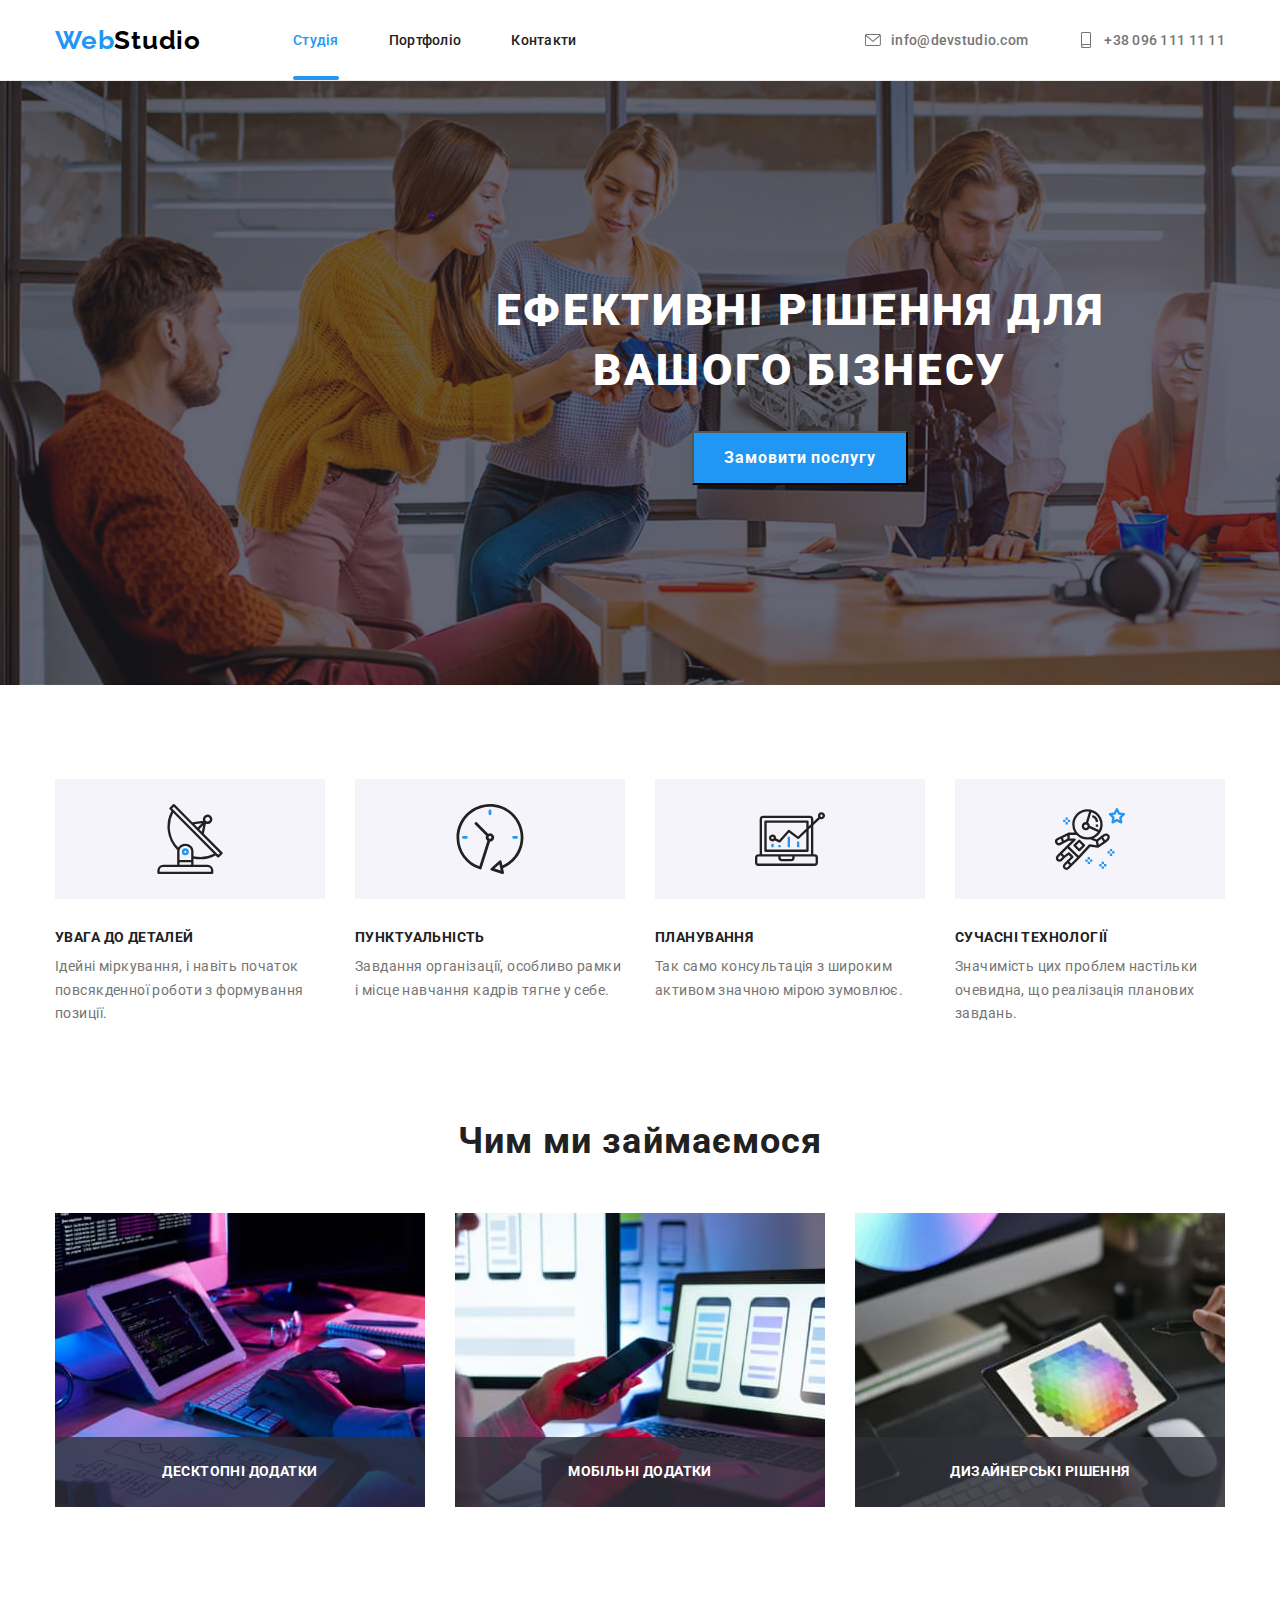
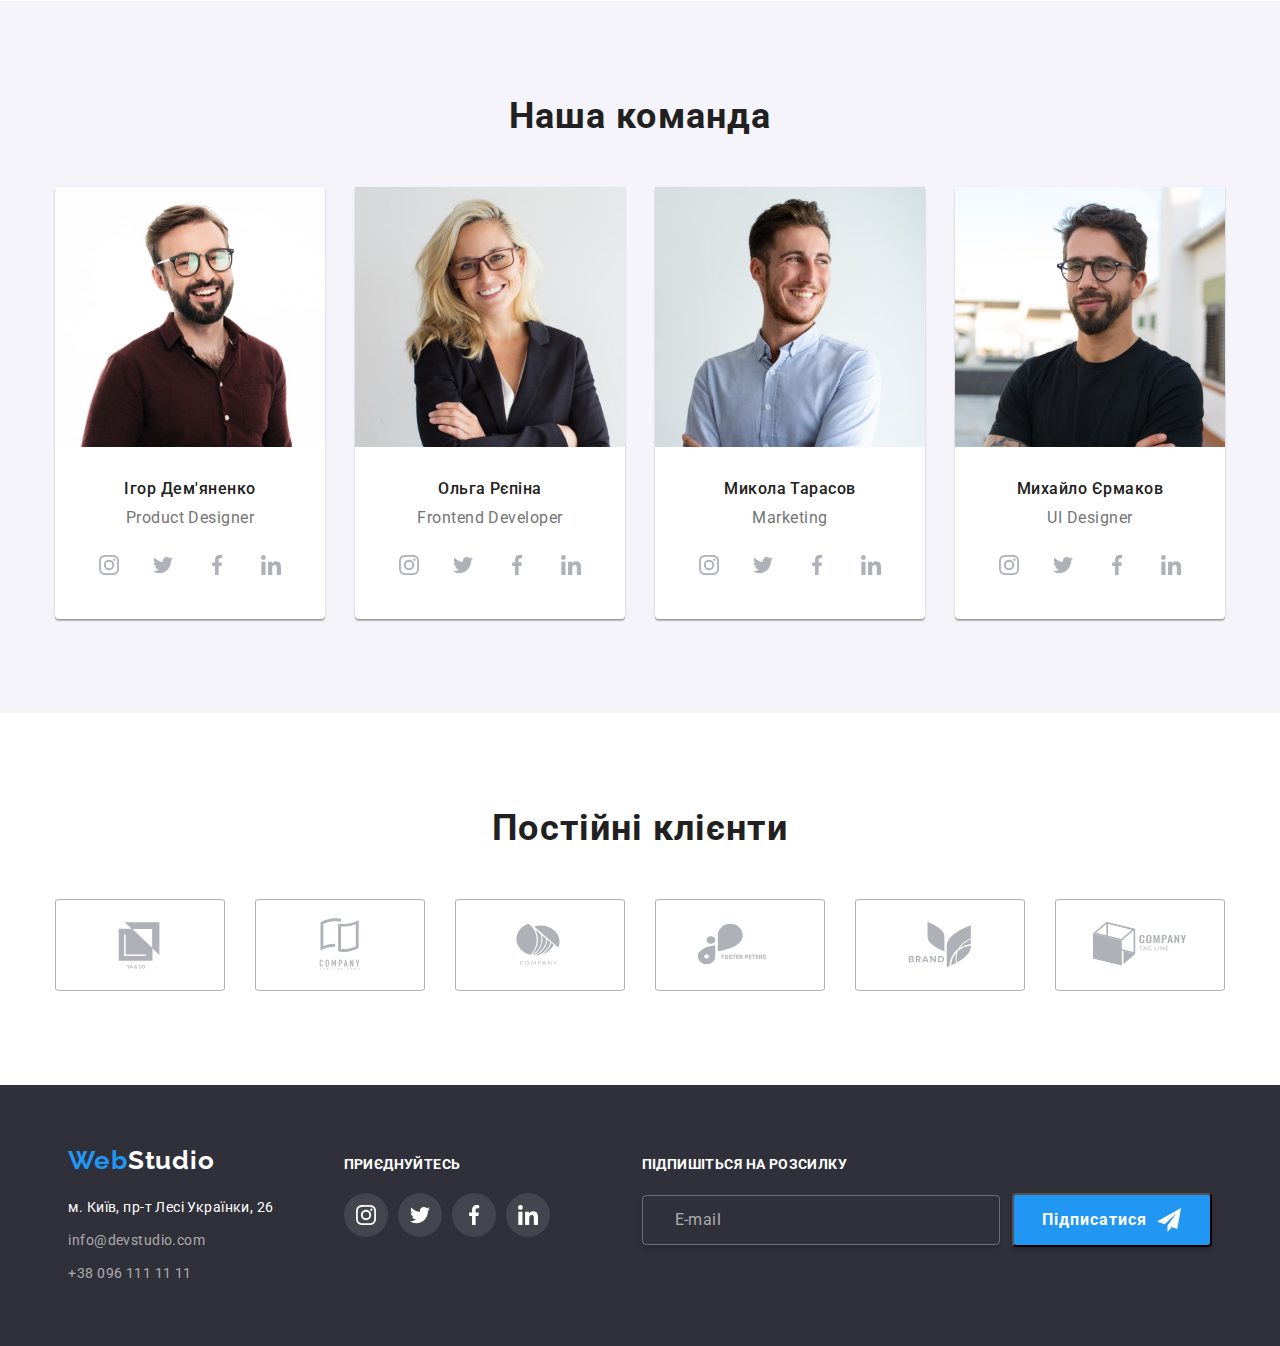
<file: index.html>
<!DOCTYPE html>
<html lang="uk">

<head>
  <meta charset="UTF-8" />
  <meta http-equiv="X-UA-Compatible" content="IE=edge" />
  <meta name="viewport" content="width=device-width, initial-scale=1.0" />
  <title>Document</title>
  <link rel="preconnect" href="https://fonts.googleapis.com">
  <link rel="preconnect" href="https://fonts.gstatic.com" crossorigin>
  <link rel="stylesheet" href="https://cdnjs.cloudflare.com/ajax/libs/modern-normalize/1.1.0/modern-normalize.min.css">
  <link href="https://fonts.googleapis.com/css2?family=Raleway:wght@700&family=Roboto:wght@400;500;700;900&display=swap"
    rel="stylesheet">

  <link rel="stylesheet" href="./css/main.min.css">

</head>

<body>
  <header class="header">
    <div class="container header-container">
      <nav class="navigation">
        <a class="logo-top link" href="index.html">
          <span class="logo__web">Web</span><span class="logo-top__studio">Studio</span>
        </a>
        <ul class="nav-list list">
          <li class="nav-list__item">
            <a class="nav-list__link current link" href="index.html">Студія</a>
          </li>
          <li class="nav-list__item">
            <a class="nav-list__link link" href="portfolio.html">Портфоліо</a>
          </li>
          <li class="nav-list__item">
            <a class="nav-list__link link" href="index.html">Контакти</a>
          </li>
        </ul>
      </nav>
      <ul class="header-contacts list">
        <li class="header-contacts__item">
          <a class="header-contacts__link link" href="mailto:info@devstudio.com">
            <svg class="contacts__icon" width="16" height="12">
              <use href="images/icons.svg#icon-envelope"></use>
            </svg>info@devstudio.com</a>
        </li>
        <li class="header-contacts__item">
          <a class="header-contacts__link link" href="tel:+380961111111"><svg class="contacts__icon" width="10"
              height="16">
              <use href="images/icons.svg#icon-smartphone"></use>
            </svg>+38 096 111 11 11</a>
        </li>
      </ul>
    </div>
  </header>
  <main>
    <section class="hero">
      <div class="hero-container container">
        <h1 class="main-title">Ефективні рішення для вашого бізнесу</h1>

        <button class="modal-btn" data-modal-open>Замовити послугу</button>
      </div>
    </section>
    <section class="features section">
      <div class="container">
        <h2 class="title visually-hidden">Наші переваги</h2>
        <ul class="features-list list">
          <li class="features-list__item list">
            <div class="features-list__container">
              <svg class="features-list__icon" width="70" height="70">
                <use href="images/icons.svg#icon-antenna"></use>
              </svg>
            </div>
            <h3 class="features-list__title">Увага до деталей</h3>
            <p class="features-list__dscr">
              Ідейні міркування, і навіть початок повсякденної роботи з
              формування позиції.
            </p>
          </li>
          <li class="features-list__item list">
            <div class="features-list__container">
              <svg class="features-list__icon" width="70" height="70">
                <use href="images/icons.svg#icon-clock"></use>
              </svg>
            </div>
            <h3 class="features-list__title">Пунктуальність</h3>
            <p class="features-list__dscr">
              Завдання організації, особливо рамки і місце навчання кадрів тягне
              у себе.
            </p>
          </li>
          <li class="features-list__item list">
            <div class="features-list__container">
              <svg class="features-list__icon" width="70" height="70">
                <use href="images/icons.svg#icon-diagram"></use>
              </svg>
            </div>
            <h3 class="features-list__title">Планування</h3>
            <p class="features-list__dscr">
              Так само консультація з широким активом значною мірою зумовлює.
            </p>
          </li>
          <li class="features-list__item list">
            <div class="features-list__container">
              <svg class="features-list__icon" width="70" height="70">
                <use href="images/icons.svg#icon-astronaut"></use>
              </svg>
            </div>
            <h3 class="features-list__title">Сучасні технології</h3>
            <p class="features-list__dscr">
              Значимість цих проблем настільки очевидна, що реалізація планових
              завдань.
            </p>
          </li>
        </ul>
      </div>
    </section>
    <section class="duties section">
      <div class="container">
        <h2 class="title">Чим ми займаємося</h2>
        <ul class="duties-list">
          <li class="duties-list__item list">
            <div class="duties-img-thumb">
              <img src="images/box-1.jpg" alt="десктопні додатки" width="370" height="294" />
              <div class="duties-text">
                <p>Десктопні додатки</p>
              </div>
            </div>
          </li>
          <li class="duties-list__item list">
            <div class="duties-img-thumb">
              <img src="images/box-2.jpg" alt="мобільні додатки" width="370" height="294" />
              <div class="duties-text">
                <p>Мобільні додатки</p>
              </div>
            </div>
          </li>
          <li class="duties-list__item list">
            <div class="duties-img-thumb">
              <img src="images/box-3.jpg" alt="дизайнерські рішення" width="370" height="294" />
              <div class="duties-text">
                <p>Дизайнерські рішення</p>
              </div>
            </div>
          </li>
        </ul>
      </div>
    </section>
    <section class="section team">
      <div class="container">
        <h2 class="title">Наша команда</h2>
        <ul class="team-list">
          <li class="team-list__member list">
            <img src="images/team_member1.jpg" alt="член команди" width="270" height="260" />
            <div class="team-item-wrapper">
              <h3 class="team-list__name">Ігор Дем'яненко</h3>
              <p class="team-list__job">Product Designer</p>
              <ul class="social-list list">
                <li class="social-list__item">
                  <a class="social-list__link link" href="">
                    <svg class="social-list__icon" width="20" height="20">
                      <use href="images/icons.svg#icon-instagram">
                      </use>
                    </svg>
                  </a>
                </li>
                <li class="social-list__item">
                  <a class="social-list__link link" href="">
                    <svg class="social-list__icon" width="20" height="20">
                      <use href="images/icons.svg#icon-twitter">
                      </use>
                    </svg>
                  </a>
                </li>
                <li class="social-list__item">
                  <a class="social-list__link link" href="">
                    <svg class="social-list__icon" width="20" height="20">
                      <use href="images/icons.svg#icon-facebook">
                      </use>
                    </svg>
                  </a>
                </li>
                <li class="social-list__item">
                  <a class="social-list__link link" href="">
                    <svg class="social-list__icon" width="20" height="20">
                      <use href="images/icons.svg#icon-linkedin">
                      </use>
                    </svg>
                  </a>
                </li>
              </ul>
            </div>
          </li>
          <li class="team-list__member list">
            <img src="images/team_member2.jpg" alt="член команди" width="270" height="260" />
            <div class="team-item-wrapper">
              <h3 class="team-list__name">Ольга Рєпіна</h3>
              <p class="team-list__job">Frontend Developer</p>
              <ul class="social-list list">
                <li class="social-list__item">
                  <a class="social-list__link link" href="">
                    <svg class="social-list__icon" width="20" height="20">
                      <use href="images/icons.svg#icon-instagram">
                      </use>
                    </svg>
                  </a>
                </li>
                <li class="social-list__item">
                  <a class="social-list__link link" href="">
                    <svg class="social-list__icon" width="20" height="20">
                      <use href="images/icons.svg#icon-twitter">
                      </use>
                    </svg>
                  </a>
                </li>
                <li class="social-list__item">
                  <a class="social-list__link link" href="">
                    <svg class="social-list__icon" width="20" height="20">
                      <use href="images/icons.svg#icon-facebook">
                      </use>
                    </svg>
                  </a>
                </li>
                <li class="social-list__item">
                  <a class="social-list__link link" href="">
                    <svg class="social-list__icon" width="20" height="20">
                      <use href="images/icons.svg#icon-linkedin">
                      </use>
                    </svg>
                  </a>
                </li>
              </ul>
            </div>
          </li>
          <li class="team-list__member list">
            <img src="images/team_member3.jpg" alt="член команди" width="270" height="260" />
            <div class="team-item-wrapper">
              <h3 class="team-list__name">Микола Тарасов</h3>
              <p class="team-list__job">Marketing</p>
              <ul class="social-list list">
                <li class="social-list__item">
                  <a class="social-list__link link" href="">
                    <svg class="social-list__icon" width="20" height="20">
                      <use href="images/icons.svg#icon-instagram">
                      </use>
                    </svg>
                  </a>
                </li>
                <li class="social-list__item">
                  <a class="social-list__link link" href="">
                    <svg class="social-list__icon" width="20" height="20">
                      <use href="images/icons.svg#icon-twitter">
                      </use>
                    </svg>
                  </a>
                </li>
                <li class="social-list__item">
                  <a class="social-list__link link" href="">
                    <svg class="social-list__icon" width="20" height="20">
                      <use href="images/icons.svg#icon-facebook">
                      </use>
                    </svg>
                  </a>
                </li>
                <li class="social-list__item">
                  <a class="social-list__link link" href="">
                    <svg class="social-list__icon" width="20" height="20">
                      <use href="images/icons.svg#icon-linkedin">
                      </use>
                    </svg>
                  </a>
                </li>
              </ul>
            </div>
          </li>
          <li class="team-list__member list">
            <img src="images/team_member4.jpg" alt="член команди" width="270" height="260" />
            <div class="team-item-wrapper">
              <h3 class="team-list__name">Михайло Єрмаков</h3>
              <p class="team-list__job">UI Designer</p>
              <ul class="social-list list">
                <li class="social-list__item">
                  <a class="social-list__link link" href="">
                    <svg class="social-list__icon" width="20" height="20">
                      <use href="images/icons.svg#icon-instagram">
                      </use>
                    </svg>
                  </a>
                </li>
                <li class="social-list__item">
                  <a class="social-list__link link" href="">
                    <svg class="social-list__icon" width="20" height="20">
                      <use href="images/icons.svg#icon-twitter">
                      </use>
                    </svg>
                  </a>
                </li>
                <li class="social-list__item">
                  <a class="social-list__link link" href="">
                    <svg class="social-list__icon" width="20" height="20">
                      <use href="images/icons.svg#icon-facebook">
                      </use>
                    </svg>
                  </a>
                </li>
                <li class="social-list__item">
                  <a class="social-list__link link" href="">
                    <svg class="social-list__icon" width="20" height="20">
                      <use href="images/icons.svg#icon-linkedin">
                      </use>
                    </svg>
                  </a>
                </li>
              </ul>
            </div>
          </li>
        </ul>
      </div>
    </section>
    <section class="section customers">
      <div class="container">
        <h2 class="title">Постійні клієнти</h2>
        <ul class="customers-list list">
          <li class="customers-list__item">
            <a class="customers-list__link link" href="">
              <svg class="customers-list__icon" width="106" height="60">
                <use href="images/icons.svg#icon-logo-1"></use>
              </svg>
            </a>
          </li>
          <li class="customers-list__item">
            <a class="customers-list__link link" href="">
              <svg class="customers-list__icon" width="106" height="60">
                <use href="images/icons.svg#icon-logo-2"></use>
              </svg>
            </a>
          </li>
          <li class="customers-list__item">
            <a class="customers-list__link link" href="">
              <svg class="customers-list__icon" width="106" height="60">
                <use href="images/icons.svg#icon-logo-3"></use>
              </svg>
            </a>
          </li>
          <li class="customers-list__item">
            <a class="customers-list__link link" href="">
              <svg class="customers-list__icon" width="106" height="60">
                <use href="images/icons.svg#icon-logo-4"></use>
              </svg>
            </a>
          </li>
          <li class="customers-list__item">
            <a class="customers-list__link link" href="">
              <svg class="customers-list__icon" width="106" height="60">
                <use href="images/icons.svg#icon-logo-5"></use>
              </svg>
            </a>
          </li>
          <li class="customers-list__item">
            <a class="customers-list__link link" href="">
              <svg class="customers-list__icon" width="106" height="60">
                <use href="images/icons.svg#icon-logo-6"></use>
              </svg>
            </a>
          </li>
        </ul>
      </div>
    </section>
  </main>
  <footer class="footer">
    <div class="container logo-footer">
      <div>
        <a class="logo-footer__link link" href="index.html">
          <span class="logo__web">Web</span><span class="logo-footer__studio">Studio</span>
        </a>
        <address class="address-list list link">
          <span class="address-list__item address">м. Київ, пр-т Лесі Українки, 26</span>
          <a class="address-list__item link" href="mailto:info@devstudio.com">info@devstudio.com</a>
          <a class="address-list__item link" href="tel:+380961111111">+38 096 111 11 11</a>
        </address>
      </div>
      <div class="footer-social">
        <h3 class="footer-title">приєднуйтесь</h3>
        <ul class="footer-social__list list">
          <li class="footer-social__item">
            <a class="footer-social__link link" href="">
              <svg class="footer-social__icon" width="20" height="20">
                <use href="images/icons.svg#icon-instagram">
                </use>
              </svg>
            </a>
          </li>
          <li class="footer-social__item">
            <a class="footer-social__link link" href="">
              <svg class="footer-social__icon" width="20" height="20">
                <use href="images/icons.svg#icon-twitter">
                </use>
              </svg>
            </a>
          </li>
          <li class="footer-social__item">
            <a class="footer-social__link link" href="">
              <svg class="footer-social__icon" width="20" height="20">
                <use href="images/icons.svg#icon-facebook">
                </use>
              </svg>
            </a>
          </li>
          <li class="footer-social__item">
            <a class="footer-social__link link" href="">
              <svg class="footer-social__icon" width="20" height="20">
                <use href="images/icons.svg#icon-linkedin">
                </use>
              </svg>
            </a>
          </li>
        </ul>
      </div>
      <div class="footer-third-block">
        <h3 class="footer-title">Підпишіться на розсилку</h3>
        <form class="footer-subscribe-field">
          <span class="footer-subscribe-wrapper">
            <input name="user_email" type="email" class="footer-subscribe-input" placeholder="E-mail" />
            <button type="submit" class="footer-subscribe-btn">
              Підписатися
              <svg class="footer-subscribe-icon">
                <use href="images/icons.svg#icon-letter-send" width="24" height="24">
                </use>
              </svg>
            </button>
          </span>
        </form>
      </div>
    </div>
  </footer>

  <div class="backdrop is-hidden" data-modal>
    <div class="modal">
      <p>
      </p>
      <button data-modal-close type="button" class="modal__btn__close">
        <svg class="modal__icon__close" width="18" height="18">
          <use href="images/icons.svg#icon-close">
          </use>
        </svg>
      </button>
      <form class="contact-form">
        <strong class="contact-form__title">Залиште свої дані, ми вам передзвонимо</strong>

        <label class="contact-form__field">
          <span class="contact-form__text">Ім'я</span>
          <span class="contact-form__wrapper">
            <input name="user_name" type="text" class="contact-form__input" required />
            <svg class="contact-form__icon" width="18" height="18">
              <use href="images/icons.svg#icon-name-input">
              </use>
            </svg>
          </span>
        </label>

        <label class="contact-form__field">
          <span class="contact-form__text">Телефон</span>
          <span class="contact-form__wrapper">
            <input name="user_phone" type="tel" class="contact-form__input" required />
            <svg class="contact-form__icon" width="18" height="18">
              <use href="images/icons.svg#icon-phone-input">
              </use>
            </svg>
          </span>
        </label>


        <label class="contact-form__field">
          <span class="contact-form__text">Поштa</span>
          <span class="contact-form__wrapper">
            <input name="user_email" type="email" class="contact-form__input" />
            <svg class="contact-form__icon" width="18" height="18">
              <use href="images/icons.svg#icon-email-input">
              </use>
            </svg>
          </span>
        </label>


        <label class="contact-form__field">
          <span class="contact-form__text">Коментар</span>
          <textarea name="user_message" class="contact-form__message" placeholder="Введіть текст"></textarea>
        </label>

        <div class="contact-form__checkfield">
          <input name="accept_policy" type="checkbox" class="contact-form__checkbox visually-hidden" id="policy-checkbox"
            required />
          <label for="policy-checkbox" class="contact-form__label">
            <svg class="contact-form__checkmark" width="16" height="16">
              <use href="images/icons.svg#icon-checkmark">
              </use>
            </svg>
            Погоджуюся з розсилкою та приймаю <a class="policy-link" href="">Умови договору</a>
          </label>
        </div>

        <button type="submit" class="contact-form__btn__submit">Відправити</button>

      </form>

    </div>
  </div>
  <script src="./js/modal.js"></script>
</body>

</html>
</file>
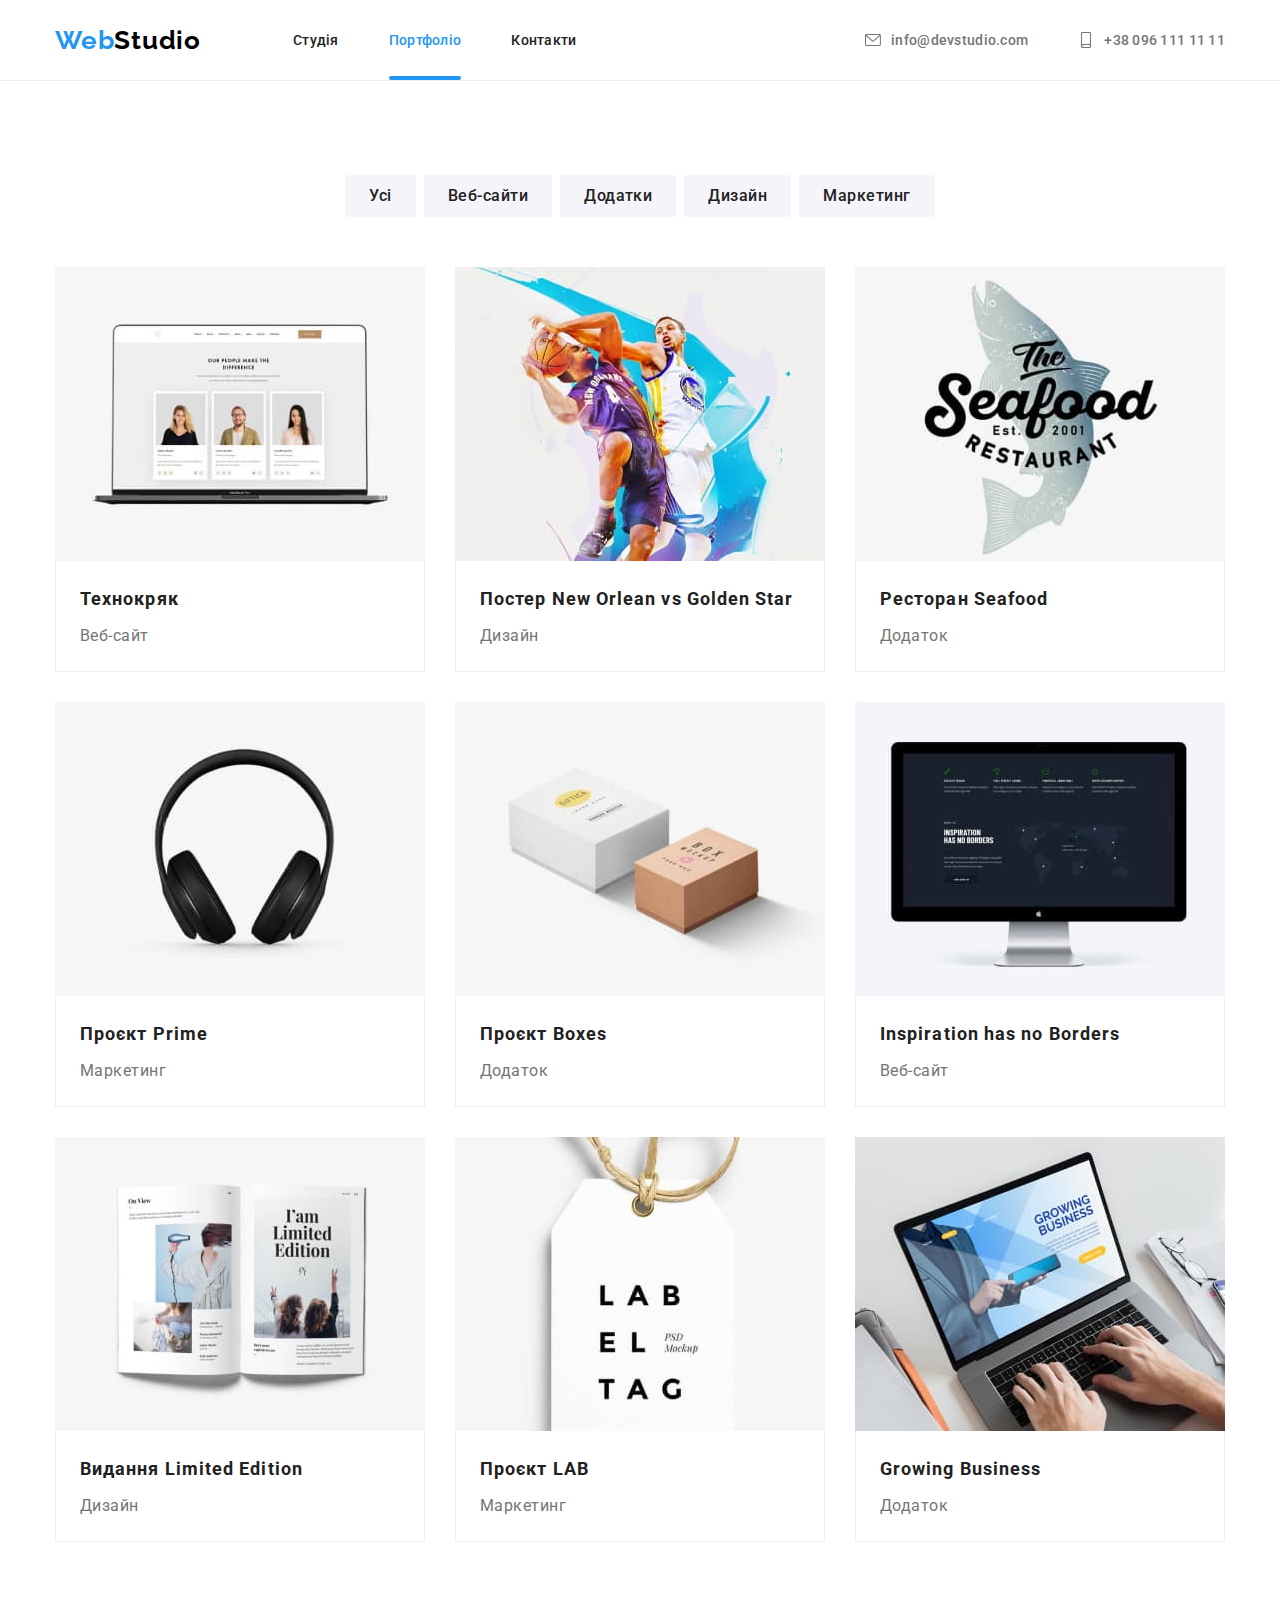
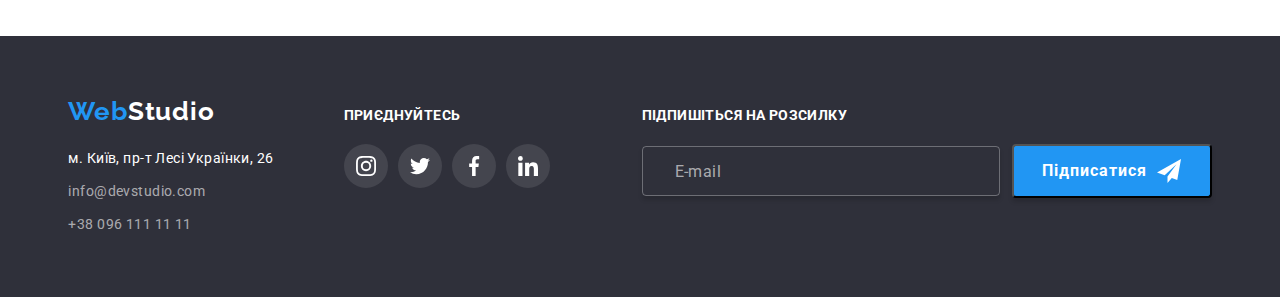
<file: portfolio.html>
<!DOCTYPE html>
<html lang="uk">

<head>
    <meta charset="UTF-8" />
    <meta http-equiv="X-UA-Compatible" content="IE=edge" />
    <meta name="viewport" content="width=device-width, initial-scale=1.0" />
    <title>Document</title>
    <link rel="preconnect" href="https://fonts.googleapis.com">
    <link rel="preconnect" href="https://fonts.gstatic.com" crossorigin>
    <link rel="stylesheet"
        href="https://cdnjs.cloudflare.com/ajax/libs/modern-normalize/1.1.0/modern-normalize.min.css">
    <link
        href="https://fonts.googleapis.com/css2?family=Raleway:wght@700&family=Roboto:wght@400;500;700;900&display=swap"
        rel="stylesheet">

    <link rel="stylesheet" href="./css/main.min.css">
</head>

<body>
    <header class="header">
        <div class="container header-container">
            <nav class="navigation">
                <a class="logo-top link" href="index.html">
                    <span class="logo__web">Web</span><span class="logo-top__studio">Studio</span>
                </a>
                <ul class="nav-list list">
                    <li class="nav-list__item">
                        <a class="nav-list__link link" href="index.html">Студія</a>
                    </li>
                    <li class="nav-list__item">
                        <a class="nav-list__link current link" href="portfolio.html">Портфоліо</a>
                    </li>
                    <li class="nav-list__item">
                        <a class="nav-list__link link" href="index.html">Контакти</a>
                    </li>
                </ul>
            </nav>
            <ul class="header-contacts list">
                <li class="header-contacts__item">
                    <a class="header-contacts__link link" href="mailto:info@devstudio.com">
                        <svg class="contacts__icon" width="16" height="12">
                            <use href="images/icons.svg#icon-envelope"></use>
                        </svg>info@devstudio.com</a>
                </li>
                <li class="header-contacts__item">
                    <a class="header-contacts__link link" href="tel:+380961111111"><svg class="contacts__icon" width="10"
                            height="16">
                            <use href="images/icons.svg#icon-smartphone"></use>
                        </svg>+38 096 111 11 11</a>
                </li>
            </ul>
        </div>
    </header>
    <main>
        <section class="section filter">
            <div class="container">
                <ul class="filter-list list">
                    <li class=filter-list__item>
                        <button class="filter-list__btn">Усі</button>
                    </li>
                    <li class=filter-list__item>
                        <button class="filter-list__btn">Веб-сайти</button>
                    </li>
                    <li class=filter-list__item>
                        <button class="filter-list__btn">Додатки</button>
                    </li>
                    <li class=filter-list__item>
                        <button class="filter-list__btn">Дизайн</button>
                    </li>
                    <li class=filter-list__item>
                        <button class="filter-list__btn">Маркетинг</button>
                    </li>
                </ul>
                <h2 class="visually-hidden">Проєкти</h2>
                <ul class="projects-list list">
                    <li class="projects-list__item">
                        <a class="projects-list__link link" href="index.html">
                            <div>
                                <div class="projects-list__thumb">
                                    <img src="images/project-1.jpg" alt="проєкт 1" width="370"
                                        height="294" />
                                    <div class="projects-list__text">
                                        <p>Ресурс пропонує комплексні пропозиції з різним рівнем
                                            функціоналу та сервісів. Все це
                                            дозволить відвідувачу отримати
                                            вичерпні відомості про компанію чи приватну особу.</p>
                                    </div>
                                </div>
                                <div class="projects-list__wrapper">
                                    <h3 class="projects-list__title">Технокряк</h3>
                                    <p class="projects-list__dscr">Веб-сайт</p>
                                </div>
                            </div>
                        </a>
                    </li>
                    <li class="projects-list__item">
                        <a class="projects-list__link link" href="index.html">
                            <div>
                                <div class="projects-list__thumb">
                                    <img src="images/project-2.jpg" alt="Проєкт 2" width="370" height="294" />
                                    <div class="projects-list__text">
                                        <p>Ресурс пропонує комплексні пропозиції з різним рівнем
                                            функціоналу та сервісів. Все це
                                            дозволить відвідувачу отримати
                                            вичерпні відомості про компанію чи приватну особу.</p>
                                    </div>
                                </div>
                                <div class="projects-list__wrapper">
                                    <h3 class="projects-list__title">Постер New Orlean vs Golden Star</h3>
                                    <p class="projects-list__dscr">Дизайн</p>
                                </div>
                            </div>
                        </a>
                    </li>
                    <li class="projects-list__item">
                        <a class="projects-list__link link" href="index.html">
                            <div>
                                <div class="projects-list__thumb">
                                    <img src="images/project-3.jpg" alt="Проєкт 3" width="370" height="294" />
                                    <div class="projects-list__text">
                                        <p>Ресурс пропонує комплексні пропозиції з різним рівнем
                                            функціоналу та сервісів. Все це
                                            дозволить відвідувачу отримати
                                            вичерпні відомості про компанію чи приватну особу.</p>
                                    </div>
                                </div>
                                <div class="projects-list__wrapper">
                                    <h3 class="projects-list__title">Ресторан Seafood</h3>
                                    <p class="projects-list__dscr">Додаток</p>
                                </div>
                            </div>
                        </a>
                    </li>
                    <li class="projects-list__item">
                        <a class="projects-list__link link" href="index.html">
                            <div>
                                <div class="projects-list__thumb">
                                    <img src="images/project-4.jpg" alt="Проєкт 4" width="370" height="294" />
                                    <div class="projects-list__text">
                                        <p>Ресурс пропонує комплексні пропозиції з різним рівнем
                                            функціоналу та сервісів. Все це
                                            дозволить відвідувачу отримати
                                            вичерпні відомості про компанію чи приватну особу.</p>
                                    </div>
                                </div>
                                <div class="projects-list__wrapper">
                                    <h3 class="projects-list__title">Проєкт Prime</h3>
                                    <p class="projects-list__dscr">Маркетинг</p>
                                </div>
                            </div>
                        </a>
                    </li>
                    <li class="projects-list__item">
                        <a class="projects-list__link link" href="index.html">
                            <div>
                                <div class="projects-list__thumb">
                                    <img src="images/project-5.jpg" alt="Проєкт 5" width="370" height="294" />
                                    <div class="projects-list__text">
                                        <p>Ресурс пропонує комплексні пропозиції з різним рівнем
                                            функціоналу та сервісів. Все це
                                            дозволить відвідувачу отримати
                                            вичерпні відомості про компанію чи приватну особу.</p>
                                    </div>
                                </div>
                                <div class="projects-list__wrapper">
                                    <h3 class="projects-list__title">Проєкт Boxes</h3>
                                    <p class="projects-list__dscr">Додаток</p>
                                </div>
                            </div>
                        </a>
                    </li>
                    <li class="projects-list__item">
                        <a class="projects-list__link link" href="index.html">
                            <div>
                                <div class="projects-list__thumb">
                                    <img src="images/project-6.jpg" alt="Проєкт 6" width="370" height="294" />
                                    <div class="projects-list__text">
                                        <p>Ресурс пропонує комплексні пропозиції з різним рівнем
                                            функціоналу та сервісів. Все це
                                            дозволить відвідувачу отримати
                                            вичерпні відомості про компанію чи приватну особу.</p>
                                    </div>
                                </div>
                                <div class="projects-list__wrapper">
                                    <h3 class="projects-list__title">Inspiration has no Borders</h3>
                                    <p class="projects-list__dscr">Веб-сайт</p>
                                </div>
                            </div>
                        </a>
                    </li>
                    <li class="projects-list__item">
                        <a class="projects-list__link link" href="index.html">
                            <div>
                                <div class="projects-list__thumb">
                                    <img src="images/project-7.jpg" alt="Проєкт 7" width="370" height="294" />
                                    <div class="projects-list__text">
                                        <p>Ресурс пропонує комплексні пропозиції з різним рівнем
                                            функціоналу та сервісів. Все це
                                            дозволить відвідувачу отримати
                                            вичерпні відомості про компанію чи приватну особу.</p>
                                    </div>
                                </div>
                                <div class="projects-list__wrapper">
                                    <h3 class="projects-list__title">Видання Limited Edition</h3>
                                    <p class="projects-list__dscr">Дизайн</p>
                                </div>
                            </div>
                        </a>
                    </li>
                    <li class="projects-list__item">
                        <a class="projects-list__link link" href="index.html">
                            <div>
                                <div class="projects-list__thumb">
                                    <img src="images/project-8.jpg" alt="Проєкт 8" width="370" height="294" />
                                    <div class="projects-list__text">
                                        <p>Ресурс пропонує комплексні пропозиції з різним рівнем
                                            функціоналу та сервісів. Все це
                                            дозволить відвідувачу отримати
                                            вичерпні відомості про компанію чи приватну особу.</p>
                                    </div>
                                </div>
                                <div class="projects-list__wrapper">
                                    <h3 class="projects-list__title">Проєкт LAB</h3>
                                    <p class="projects-list__dscr">Маркетинг</p>
                                </div>
                            </div>
                        </a>
                    </li>
                    <li class="projects-list__item">
                        <a class="projects-list__link link" href="index.html">
                            <div>
                                <div class="projects-list__thumb">
                                    <img src="images/project-9.jpg" alt="Проєкт 9" width="370" height="294" />
                                    <div class="projects-list__text">
                                        <p>Ресурс пропонує комплексні пропозиції з різним рівнем
                                            функціоналу та сервісів. Все це
                                            дозволить відвідувачу отримати
                                            вичерпні відомості про компанію чи приватну особу.</p>
                                    </div>
                                </div>
                                <div class="projects-list__wrapper">
                                    <h3 class="projects-list__title">Growing Business</h3>
                                    <p class="projects-list__dscr">Додаток</p>
                                </div>
                            </div>
                        </a>
                    </li>
                </ul>
            </div>
        </section>
    </main>
    <footer class="footer">
        <div class="container logo-footer">
          <div>
            <a class="logo-footer__link link" href="index.html">
              <span class="logo__web">Web</span><span class="logo-footer__studio">Studio</span>
            </a>
            <address class="address-list list link">
              <span class="address-list__item address">м. Київ, пр-т Лесі Українки, 26</span>
              <a class="address-list__item link" href="mailto:info@devstudio.com">info@devstudio.com</a>
              <a class="address-list__item link" href="tel:+380961111111">+38 096 111 11 11</a>
            </address>
          </div>
          <div class="footer-social">
            <h3 class="footer-title">приєднуйтесь</h3>
            <ul class="footer-social__list list">
              <li class="footer-social__item">
                <a class="footer-social__link link" href="">
                  <svg class="footer-social__icon" width="20" height="20">
                    <use href="images/icons.svg#icon-instagram">
                    </use>
                  </svg>
                </a>
              </li>
              <li class="footer-social__item">
                <a class="footer-social__link link" href="">
                  <svg class="footer-social__icon" width="20" height="20">
                    <use href="images/icons.svg#icon-twitter">
                    </use>
                  </svg>
                </a>
              </li>
              <li class="footer-social__item">
                <a class="footer-social__link link" href="">
                  <svg class="footer-social__icon" width="20" height="20">
                    <use href="images/icons.svg#icon-facebook">
                    </use>
                  </svg>
                </a>
              </li>
              <li class="footer-social__item">
                <a class="footer-social__link link" href="">
                  <svg class="footer-social__icon" width="20" height="20">
                    <use href="images/icons.svg#icon-linkedin">
                    </use>
                  </svg>
                </a>
              </li>
            </ul>
          </div>
          <div class="footer-third-block">
            <h3 class="footer-title">Підпишіться на розсилку</h3>
            <form class="footer-subscribe-field">
              <span class="footer-subscribe-wrapper">
                <input name="user_email" type="email" class="footer-subscribe-input" placeholder="E-mail" />
                <button type="submit" class="footer-subscribe-btn">
                  Підписатися
                  <svg class="footer-subscribe-icon">
                    <use href="images/icons.svg#icon-letter-send" width="24" height="24">
                    </use>
                  </svg>
                </button>
              </span>
            </form>
          </div>
        </div>
      </footer>
</body>

</html>
</file>
<file: css/main.min.css>
:root{--primary-font-family: "Roboto", sans-serif;--secondary-font-family: "Raleway", sans-serif;--accent-color: #2196f3;--text-color: #757575;--dark-color: #212121;--light-color: #ffffff}.visually-hidden{position:absolute;width:1px;height:1px;margin:-1px;white-space:nowrap;clip-path:inset(100%);clip:rect(0 0 0 0);overflow:hidden}.contact-form__label,.modal__btn__close,.footer-subscribe-wrapper,.footer-subscribe-btn,.footer-subscribe-input::placeholder,.footer-social__link,.footer-social__list,.customers-list__link,.customers-list,.duties-text,.features-list__container,.features-list__icon,.header-contacts,.nav-list,.navigation,.header-container,.social-list__link,.social-list{display:flex;align-items:center}body{font-family:var(--primary-font-family);color:#212121}h1,h2,h3,h4,p{margin-top:0;margin-bottom:0}ul{margin-top:0;margin-bottom:0;padding-top:0}img{display:block}.list{list-style:none}.link{text-decoration:none}.section{padding-top:94px;padding-bottom:94px}.container{margin-left:auto;margin-right:auto;width:1200px;padding-left:15px;padding-right:15px}.modal-btn{display:block;margin:0 auto;padding:10px 20px;min-width:216px;font-weight:700;font-size:16px;line-height:1.86;letter-spacing:.06em;text-align:center;color:var(--light-color);background-color:var(--accent-color);cursor:pointer;transition:background-color 250ms cubic-bezier(0.4, 0, 0.2, 1),box-shadow 250ms cubic-bezier(0.4, 0, 0.2, 1),border-radius 250ms cubic-bezier(0.4, 0, 0.2, 1)}.modal-btn:hover,.modal-btn:focus{background-color:#188ce8;box-shadow:0px 4px 4px rgba(0,0,0,.15);border-radius:4px}.main-title{font-weight:900;font-size:44px;line-height:1.36;letter-spacing:.06em;text-align:center;text-transform:uppercase;color:var(--light-color);width:696px;margin:0 auto;margin-bottom:30px}.title{font-weight:700;font-size:36px;line-height:1.17;letter-spacing:.03em;text-align:center;margin-bottom:50px}.social-list{justify-content:center;margin-top:16px;padding:0}.social-list__link{justify-content:center;width:44px;height:44px;border-radius:50%;transition:background-color 250ms cubic-bezier(0.4, 0, 0.2, 1)}.social-list__link:hover,.social-list__link:focus{background-color:var(--accent-color)}.social-list__item:not(:last-child){margin-right:10px}.social-list__icon{fill:#afb1b8;transition:fill 250ms cubic-bezier(0.4, 0, 0.2, 1)}.social-list__link:hover .social-list__icon,.social-list__link:focus .social-list__icon{fill:var(--light-color)}.logo__web{font-family:"Raleway",sans-serif;font-weight:700;font-size:26px;line-height:1.19;letter-spacing:.03em;color:var(--accent-color)}.logo-top__studio{font-family:"Raleway",sans-serif;font-weight:700;font-size:26px;line-height:1.19;letter-spacing:.03em;color:#000}.logo-top{margin-right:92px}.logo-footer__link{display:inline-block;margin-bottom:20px}.logo-footer__studio{font-family:"Raleway",sans-serif;font-weight:700;font-size:26px;line-height:1.19;letter-spacing:.03em;color:var(--light-color)}.logo-footer{display:flex;flex-direction:row;align-items:baseline;width:fit-content}header{border-bottom:1px solid #ececec}.nav-list{padding-left:0}.header-contacts{margin-left:auto;padding-left:0}.header-contacts__item:not(:last-child){margin-right:50px}.header-contacts__link{display:flex;justify-content:center;font-weight:500;font-size:14px;line-height:1.15;letter-spacing:.02em;color:var(--text-color);transition:color 250ms cubic-bezier(0.4, 0, 0.2, 1)}.header-contacts__link:hover,.header-contacts__link:focus{color:var(--accent-color)}.tel{margin-right:215px}.contacts__icon{margin-right:10px;margin-bottom:0;width:16px;height:16px;fill:#757575;transition:fill 250ms cubic-bezier(0.4, 0, 0.2, 1)}.header-contacts__link:hover .contacts__icon,.header-contacts__link:focus .contacts__icon{fill:var(--accent-color)}.nav-list__item:not(:last-child){margin-right:50px}.nav-list__link{position:relative;display:block;padding-top:32px;padding-bottom:32px;font-weight:500;font-size:14px;line-height:1.15;letter-spacing:.02em;color:var(--dark-color);transition:color 250ms cubic-bezier(0.4, 0, 0.2, 1)}.nav-list__link.current{color:var(--accent-color)}.nav-list__link:hover,.nav-list__link:focus{color:var(--accent-color)}.nav-list__link.current::after{content:"";position:absolute;bottom:0;left:0;width:100%;height:4px;background:var(--accent-color);border-radius:2px}.hero{background-color:#c4c4c4;background-image:linear-gradient(rgba(47, 48, 58, 0.4), rgba(47, 48, 58, 0.4)),url("../images/bg.jpg");background-repeat:no-repeat;background-position:center;background-size:cover;padding:200px 0;width:1600px;margin:0 auto}.features{padding-bottom:0}.features-list{display:flex;flex-wrap:wrap;margin-right:-30px;margin-top:-30px;padding-left:0}.features-list__container{width:270px;height:120px;justify-content:center;background-color:#f5f4fa;margin-bottom:30px}.features-list__item{margin-right:30px;margin-top:30px;flex-basis:calc((100% - 120px)/4)}.features-list__title{font-weight:700;font-size:14px;line-height:1.15;letter-spacing:.03em;text-transform:uppercase;margin-bottom:10px}.features-list__dscr{font-size:14px;line-height:1.71;letter-spacing:.03em;color:var(--text-color)}.duties-list{display:flex;flex-wrap:wrap;margin-right:-30px;margin-top:-30px;padding-inline-start:0}.duties-list__item{margin-right:30px;margin-top:30px;flex-basis:calc((100% - 90px)/3)}.duties-img-thumb{position:relative}.duties-text{position:absolute;justify-content:center;bottom:0;left:0;width:370px;height:70px;font-weight:700;font-size:14px;line-height:1.15;letter-spacing:.03em;text-transform:uppercase;color:var(--light-color);background:rgba(47,48,58,.8)}.team{background-color:#f5f4fa;padding-top:94px}.team-list{display:flex;flex-wrap:wrap;margin-right:-30px;margin-top:-30px;padding-inline-start:0}.team-list__member{margin-right:30px;margin-top:30px;flex-basis:calc((100% - 120px)/4);background-color:#fff;box-shadow:0px 1px 3px rgba(0,0,0,.12),0px 1px 1px rgba(0,0,0,.14),0px 2px 1px rgba(0,0,0,.2);border-radius:0px 0px 4px 4px}.team-item-wrapper{padding-top:32px;padding-bottom:32px}.team-list__name{font-weight:500;font-size:16px;line-height:1.19;letter-spacing:.03em;text-align:center;margin-bottom:10px}.team-list__job{font-size:16px;line-height:1.19;letter-spacing:.03em;text-align:center;color:var(--text-color)}.customers-list{justify-content:center;padding:0}.customers-list__link{justify-content:center;fill:#afb1b8;border:1px solid #afb1b8;border-radius:3%;width:170px;height:92px;transition:fill 250ms cubic-bezier(0.4, 0, 0.2, 1),border 250ms cubic-bezier(0.4, 0, 0.2, 1)}.customers-list__link:hover,.customers-list__link:focus{fill:var(--accent-color);border:1px solid var(--accent-color)}.customers-list__item:not(:last-child){margin-right:30px}.address-list__item{font-style:normal;font-size:14px;line-height:1.71;letter-spacing:.03em;color:rgba(255,255,255,.6);display:flex;flex-direction:column;align-items:flex-start;transition:color 250ms cubic-bezier(0.4, 0, 0.2, 1)}.address-list__item:not(:last-child){margin-bottom:9px}.address-list__item:hover,.address-list__item:focus{color:var(--accent-color)}.address{color:var(--light-color)}footer{background-color:#2f303a;padding-top:60px;padding-bottom:60px}.footer-social{margin-left:70px}.footer-title{font-weight:700;font-size:14px;line-height:1.14;letter-spacing:.03em;text-transform:uppercase;color:var(--light-color)}.footer-social__list{padding-left:0;margin-top:20px}.footer-social__link{justify-content:center;width:44px;height:44px;border-radius:50%;background-color:rgba(255,255,255,.1);transition:background-color 250ms cubic-bezier(0.4, 0, 0.2, 1)}.footer-social__link:hover,.footer-social__link:focus{background-color:var(--accent-color)}.footer-social__item:not(:last-child){margin-right:10px}.footer-social__icon{fill:var(--light-color)}.footer-third-block{margin-left:92px}.footer-subscribe-input{display:block;background-color:rgba(0,0,0,0);border:1px solid rgba(255,255,255,.3);box-shadow:0px 4px 4px rgba(0,0,0,.15);border-radius:4px;width:358px;height:50px;margin-right:12px;padding-left:16px;color:#fff;transition:border-color 250ms cubic-bezier(0.4, 0, 0.2, 1)}.footer-subscribe-input::placeholder{font-size:16px;line-height:1.25;letter-spacing:.03em;color:rgba(255,255,255,.6);padding-left:16px;opacity:1;transition:opacity 250ms cubic-bezier(0.4, 0, 0.2, 1)}.footer-subscribe-input:focus{border-color:#fff}.footer-subscribe-input:focus::placeholder{opacity:0}.footer-subscribe-icon{height:24px;width:24px;margin-left:10px}.footer-subscribe-btn{justify-content:center;padding:10px 20px;min-width:200px;font-weight:700;font-size:16px;line-height:1.86;letter-spacing:.06em;text-align:center;color:var(--light-color);background-color:var(--accent-color);cursor:pointer;box-shadow:0px 4px 4px rgba(0,0,0,.15);border-radius:4px;transition:background-color 250ms cubic-bezier(0.4, 0, 0.2, 1)}.footer-subscribe-btn:hover,.footer-subscribe-btn:focus{background-color:#188ce8}.footer-subscribe-wrapper{margin-top:20px}.filter-list{display:flex;flex-direction:row;justify-content:center;padding-left:0;margin-bottom:50px}.filter-list__item:not(:last-child){margin-right:8px}.filter-list__btn{font-weight:500;font-size:16px;line-height:1.62;letter-spacing:.03em;text-align:center;color:#212121;background-color:#f5f4fa;cursor:pointer;border-radius:4px;border-color:rgba(0,0,0,0);padding:6px 22px;transition:background-color 250ms cubic-bezier(0.4, 0, 0.2, 1),color 250ms cubic-bezier(0.4, 0, 0.2, 1),box-shadow 250ms cubic-bezier(0.4, 0, 0.2, 1)}.filter-list__btn:hover,.filter-list__btn:focus{background-color:var(--accent-color);color:#fff;box-shadow:0px 3px 1px rgba(0,0,0,.1),0px 1px 2px rgba(0,0,0,.08),0px 2px 2px rgba(0,0,0,.12)}.projects-list__title{font-weight:700;font-size:18px;line-height:2;letter-spacing:.06em;color:var(--dark-color)}.projects-list__dscr{font-size:16px;line-height:1.88;letter-spacing:.03em;color:var(--text-color);margin-top:4px}.projects-list{display:flex;flex-wrap:wrap;margin-right:-30px;margin-top:-30px;padding-left:0}.projects-list__item{margin-right:30px;margin-top:30px;flex-basis:calc((100% - 90px)/3)}.projects-list__thumb{position:relative}.projects-list__wrapper{padding:20px 24px;border-bottom:1px solid #eee;border-left:1px solid #eee;border-right:1px solid #eee}.projects-list__link{display:flex;transition:box-shadow 250ms cubic-bezier(0.4, 0, 0.2, 1)}.projects-list__link:hover,.projects-list__link:focus{box-shadow:0px 1px 1px rgba(0,0,0,.12),0px 4px 4px rgba(0,0,0,.06),1px 4px 6px rgba(0,0,0,.16)}.projects-list__text{opacity:0;display:inline-block;position:absolute;bottom:0;left:0;width:100%;height:0;font-size:18px;line-height:1.56;letter-spacing:.03em;color:#fff;background-color:rgba(33,150,243,.9);padding:63px 54px;transition:height 250ms cubic-bezier(0.4, 0, 0.2, 1),opacity 250ms cubic-bezier(0.4, 0, 0.2, 1)}.projects-list__link:hover .projects-list__text,.projects-list__link:focus .projects-list__text{opacity:1;height:100%}.backdrop{position:fixed;top:0;left:0;width:100vw;height:100vh;background-color:rgba(0,0,0,.2);transition:opacity 250ms cubic-bezier(0.4, 0, 0.2, 1),visibility 250ms cubic-bezier(0.4, 0, 0.2, 1)}.backdrop.is-hidden{opacity:0;visibility:hidden;pointer-events:none}.backdrop.is-hidden .modal{transform:translate(-50%, -50%) scale(0.3)}.modal{width:528px;height:580px;background-color:#fff;position:absolute;top:50%;left:50%;transform:translate(-50%, -50%) scale(1);transition:transform 250ms linear;padding:40px}.modal__btn__close{position:absolute;top:8px;right:8px;width:30px;height:30px;border:1px solid rgba(0,0,0,.1019607843);background-color:rgba(0,0,0,0);border-radius:50%;padding:0;justify-content:center;cursor:pointer}.modal__icon__close{transition:fill 250ms cubic-bezier(0.4, 0, 0.2, 1)}.modal__btn__close:hover .modal__icon__close,.modal__btn__close:focus .modal__icon__close{fill:var(--accent-color)}.contact-form__title{margin-bottom:15px;display:flex;justify-content:center;font-weight:700;font-size:20px;line-height:1.15;letter-spacing:.03em;text-align:center;color:var(--dark-color)}.contact-form__field{display:block;margin-bottom:10px}.contact-form__input{width:100%;height:40px;border:1px solid rgba(33,33,33,.2);border-radius:4px;padding-left:42px;transition:border-color 250ms cubic-bezier(0.4, 0, 0.2, 1)}.contact-form__input:focus{outline:none;border-color:var(--accent-color)}.contact-form__text{display:block;margin-bottom:4px;font-size:14px;line-height:1.17;letter-spacing:.01em;color:var(--text-color)}.contact-form__wrapper{position:relative}.contact-form__icon{position:absolute;top:50%;left:12px;transform:translateY(-50%);transition:fill 250ms cubic-bezier(0.4, 0, 0.2, 1)}.contact-form__input:focus+.contact-form__icon{fill:var(--accent-color)}.contact-form__message{width:100%;height:120px;padding:12px 16px;resize:none;border:1px solid rgba(33,33,33,.2);border-radius:4px;transition:border-color 250ms cubic-bezier(0.4, 0, 0.2, 1)}.contact-form__message:focus{outline:none;border-color:var(--accent-color)}.contact-form__message::placeholder{font-size:12px;line-height:1.17;letter-spacing:.01em;color:rgba(117,117,117,.5)}.contact-form__label{font-size:14px;line-height:1.71;letter-spacing:.03em;color:var(--text-color);margin-left:14px}.contact-form__label::before{content:"";position:relative;display:inline-block;width:16px;height:16px;border:.2px solid #212121;cursor:pointer;margin-right:7px;transition:background-color 250ms cubic-bezier(0.4, 0, 0.2, 1)}.contact-form__checkbox:focus+.contact-form__label::before{border:.2px solid var(--accent-color)}.contact-form__checkbox:checked+.contact-form__label::before{background-color:var(--accent-color);border:.2px solid #fff}.contact-form__checkfield{margin-bottom:30px}.contact-form__checkmark{position:absolute;width:14px;height:14px;padding-left:2px}.policy-link{color:var(--accent-color);display:inline-block;margin-left:4px}.contact-form__btn__submit{display:block;margin:0 auto;padding:10px 20px;min-width:200px;font-weight:700;font-size:16px;line-height:1.86;letter-spacing:.06em;text-align:center;color:var(--light-color);background-color:var(--accent-color);cursor:pointer;box-shadow:0px 4px 4px rgba(0,0,0,.15);border-radius:4px;transition:background-color 250ms cubic-bezier(0.4, 0, 0.2, 1)}.contact-form__btn__submit:hover,.contact-form__btn__submit:focus{background-color:#188ce8}/*# sourceMappingURL=main.min.css.map */
</file>
